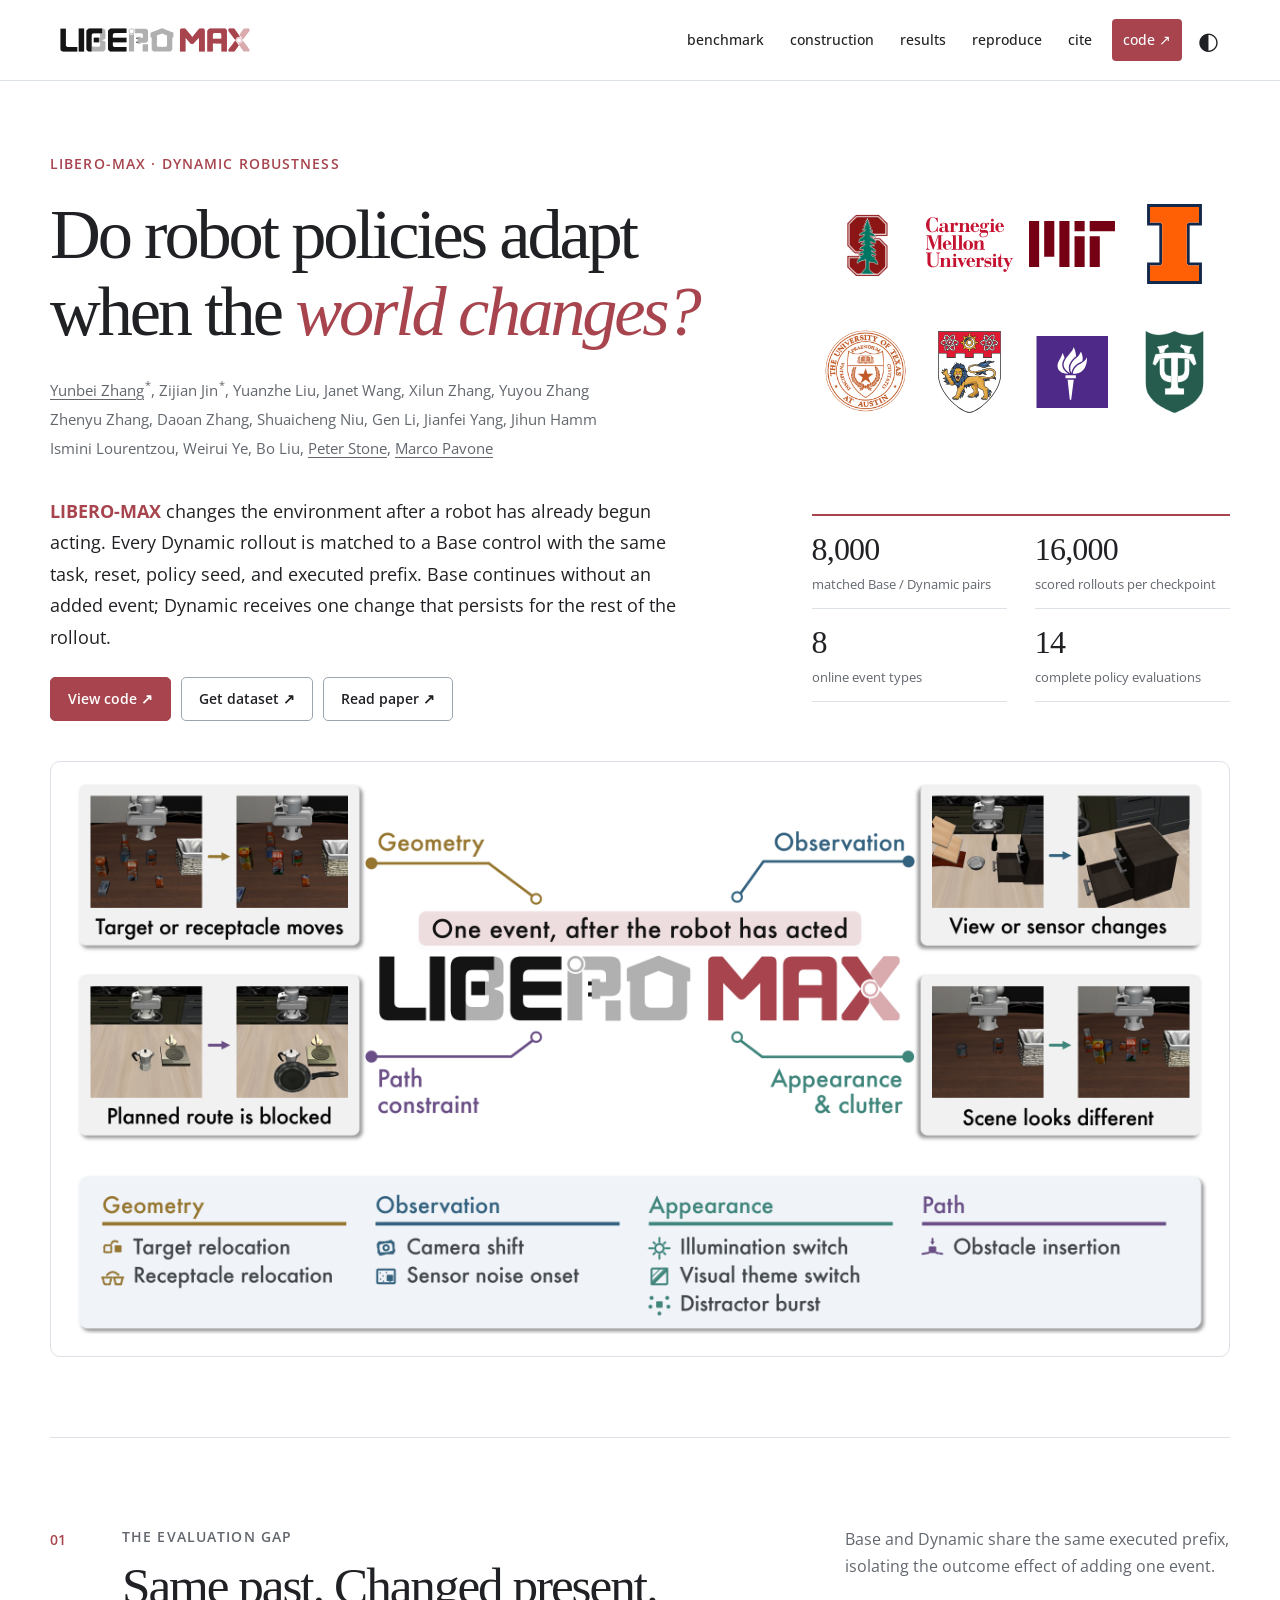
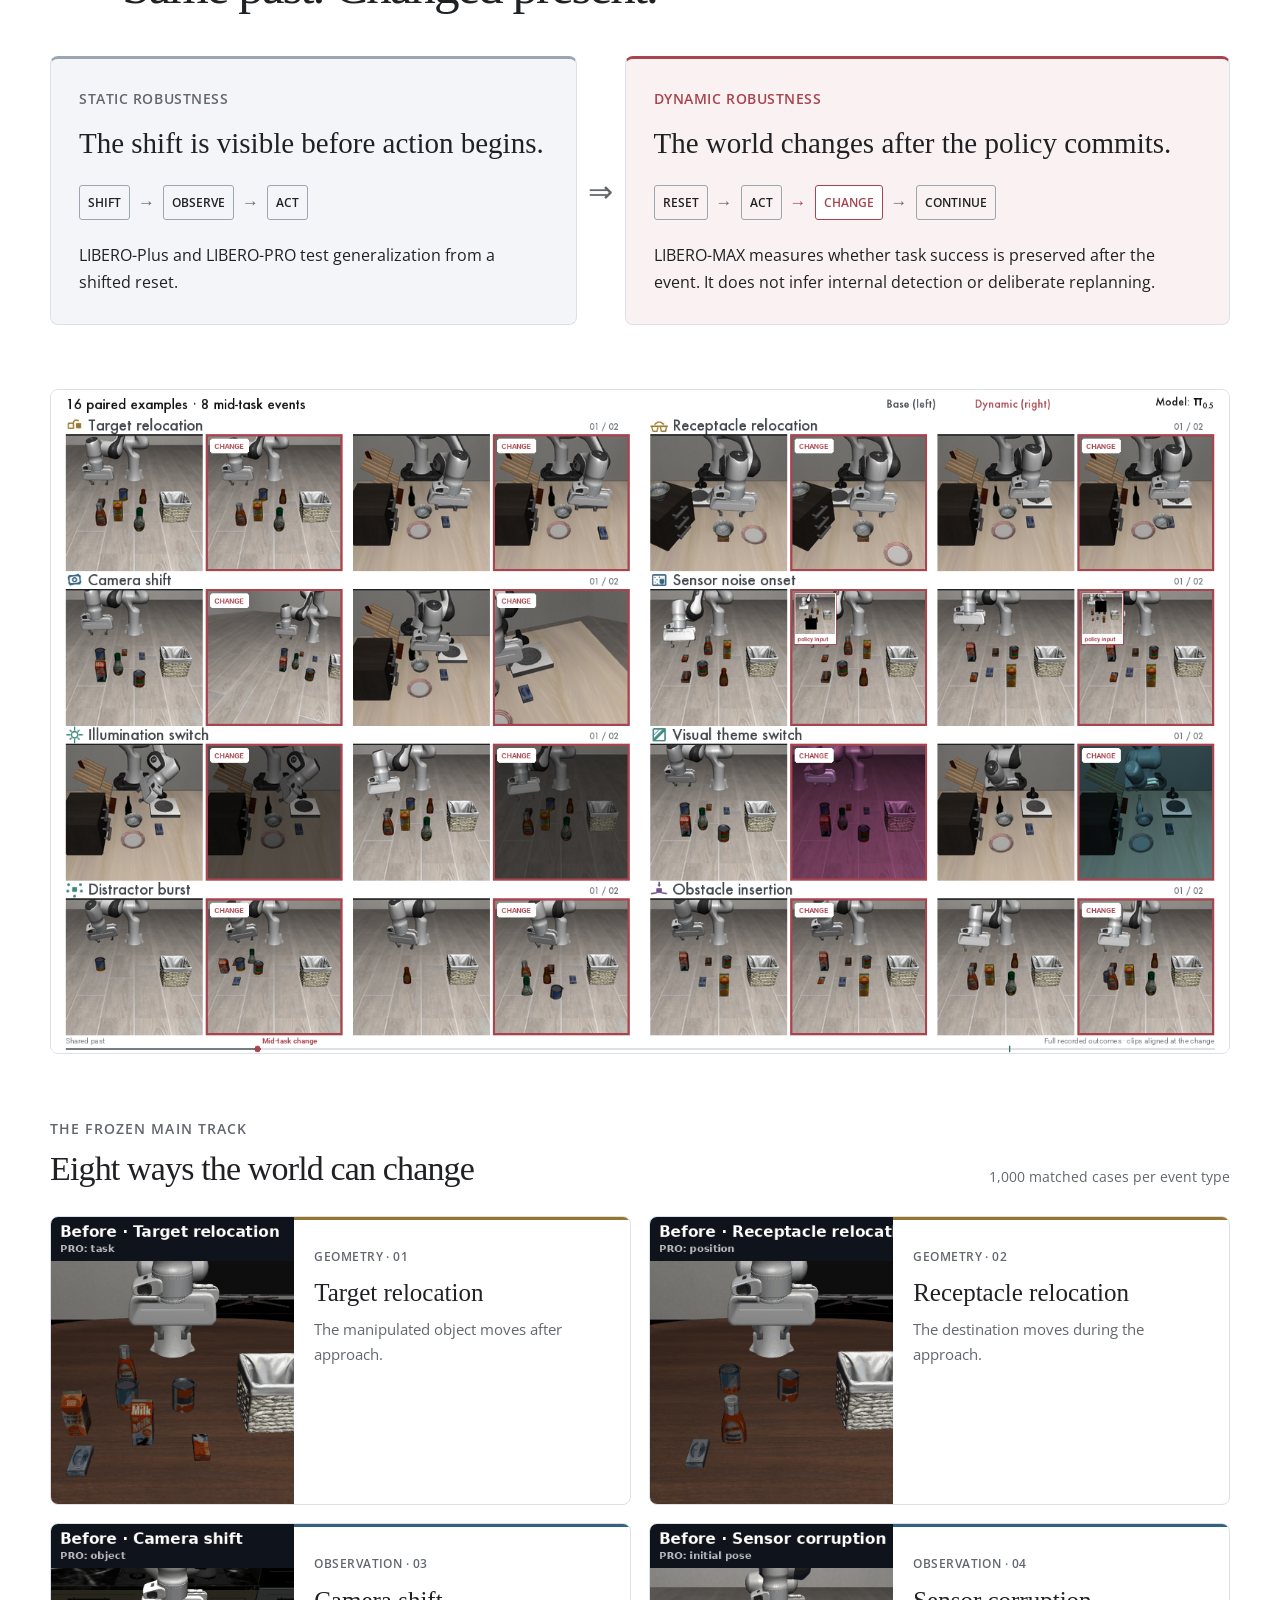
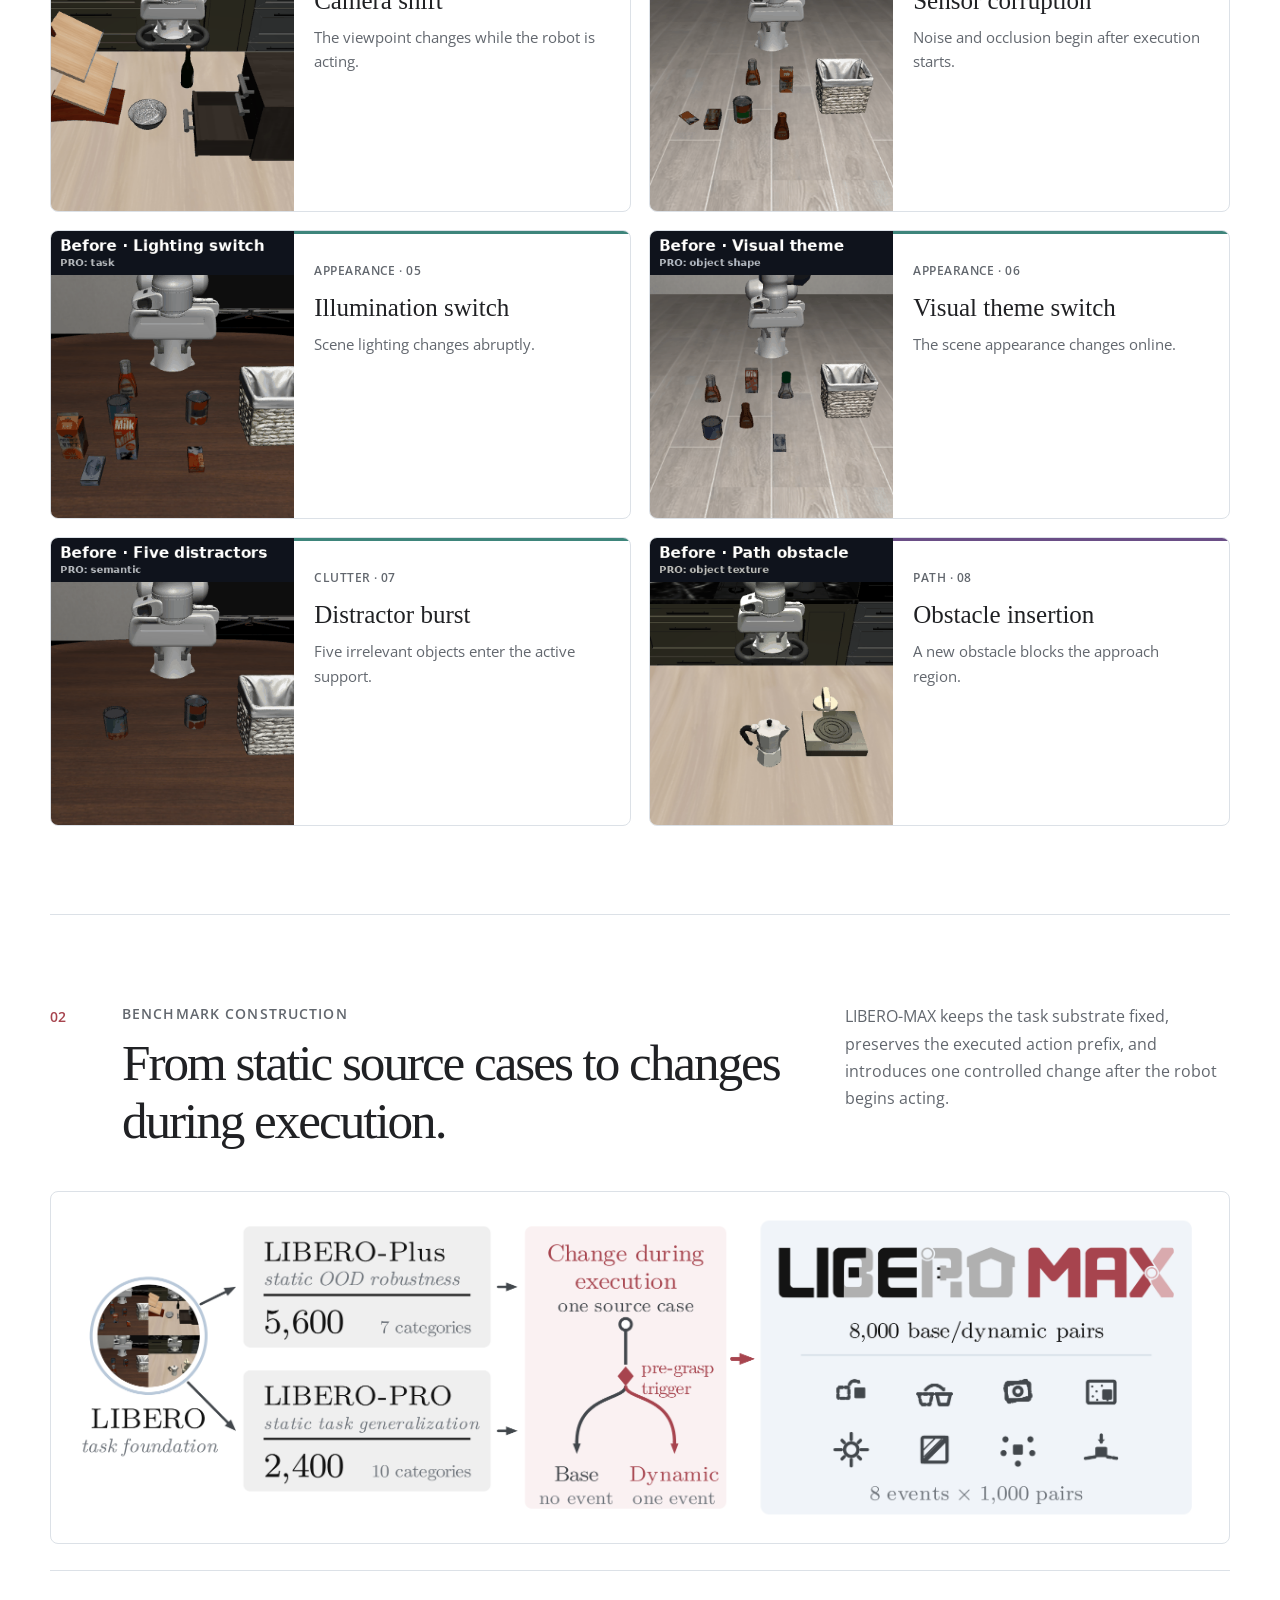
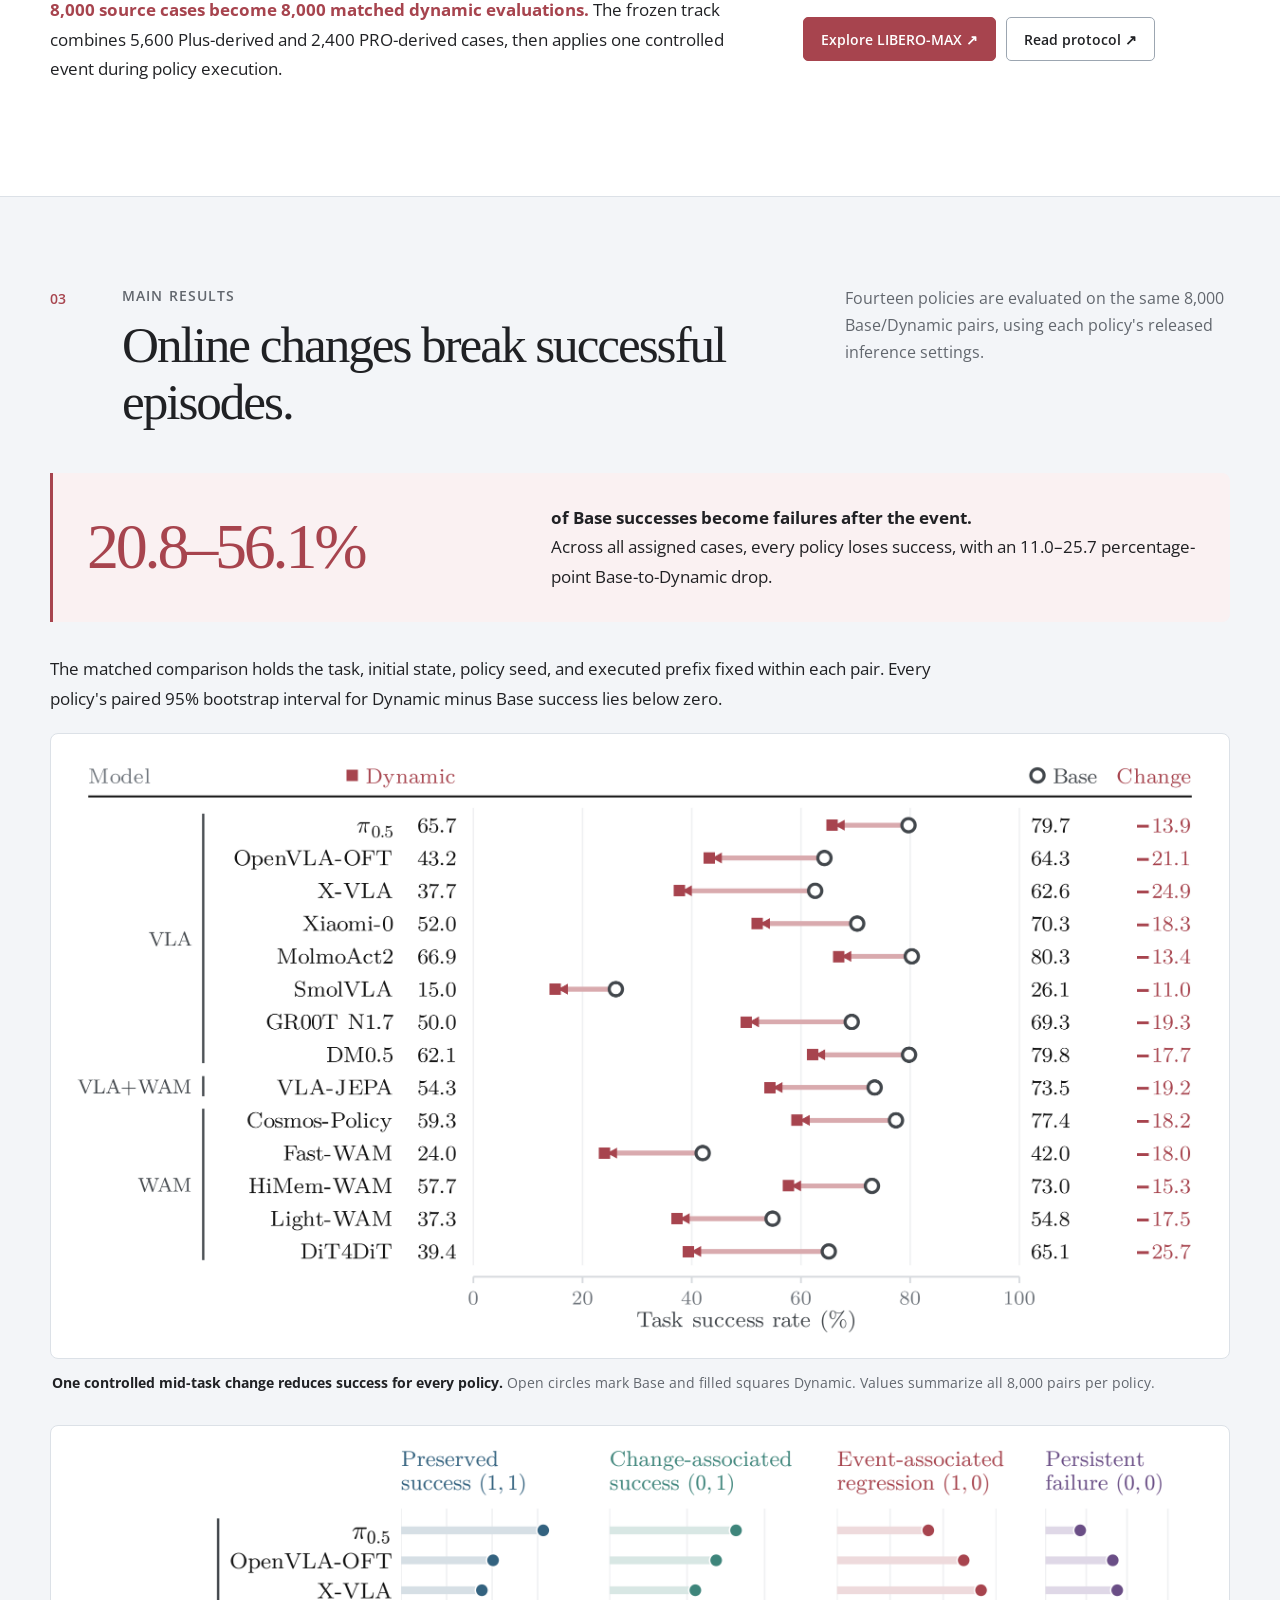
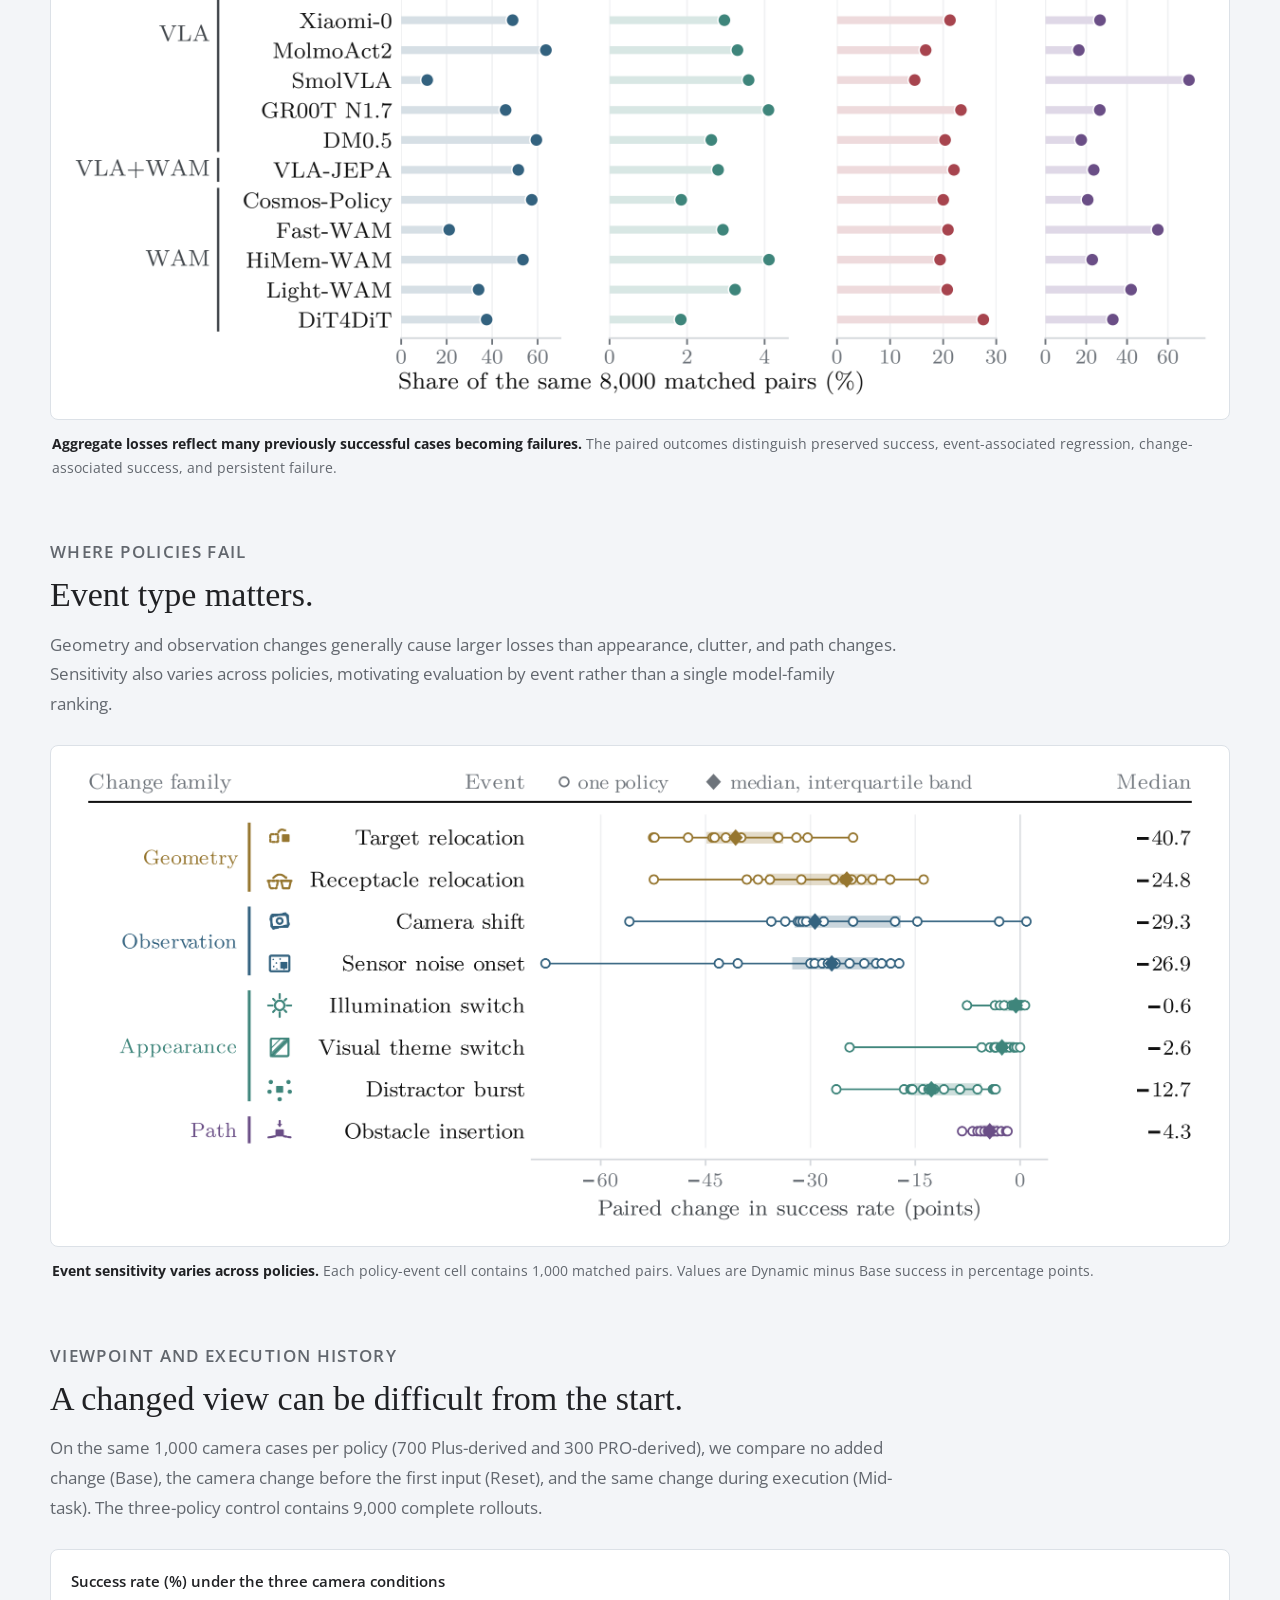
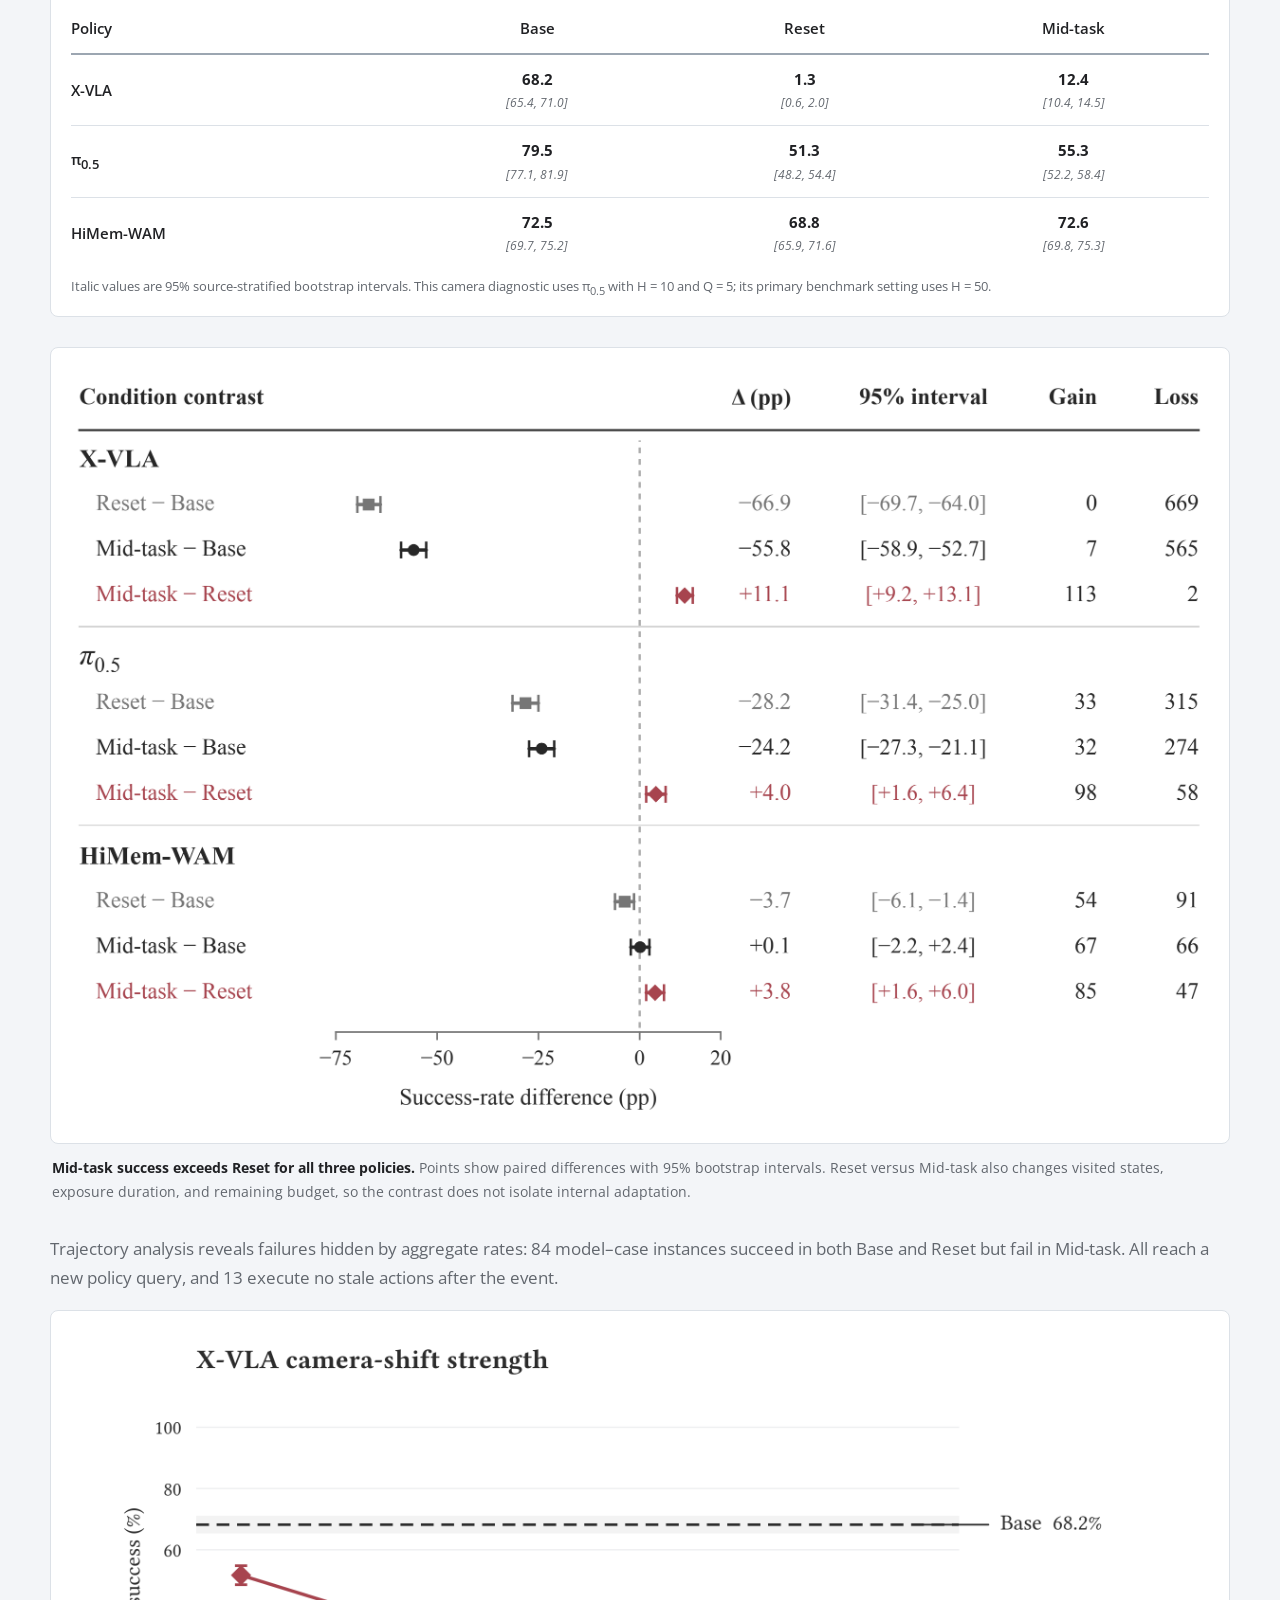
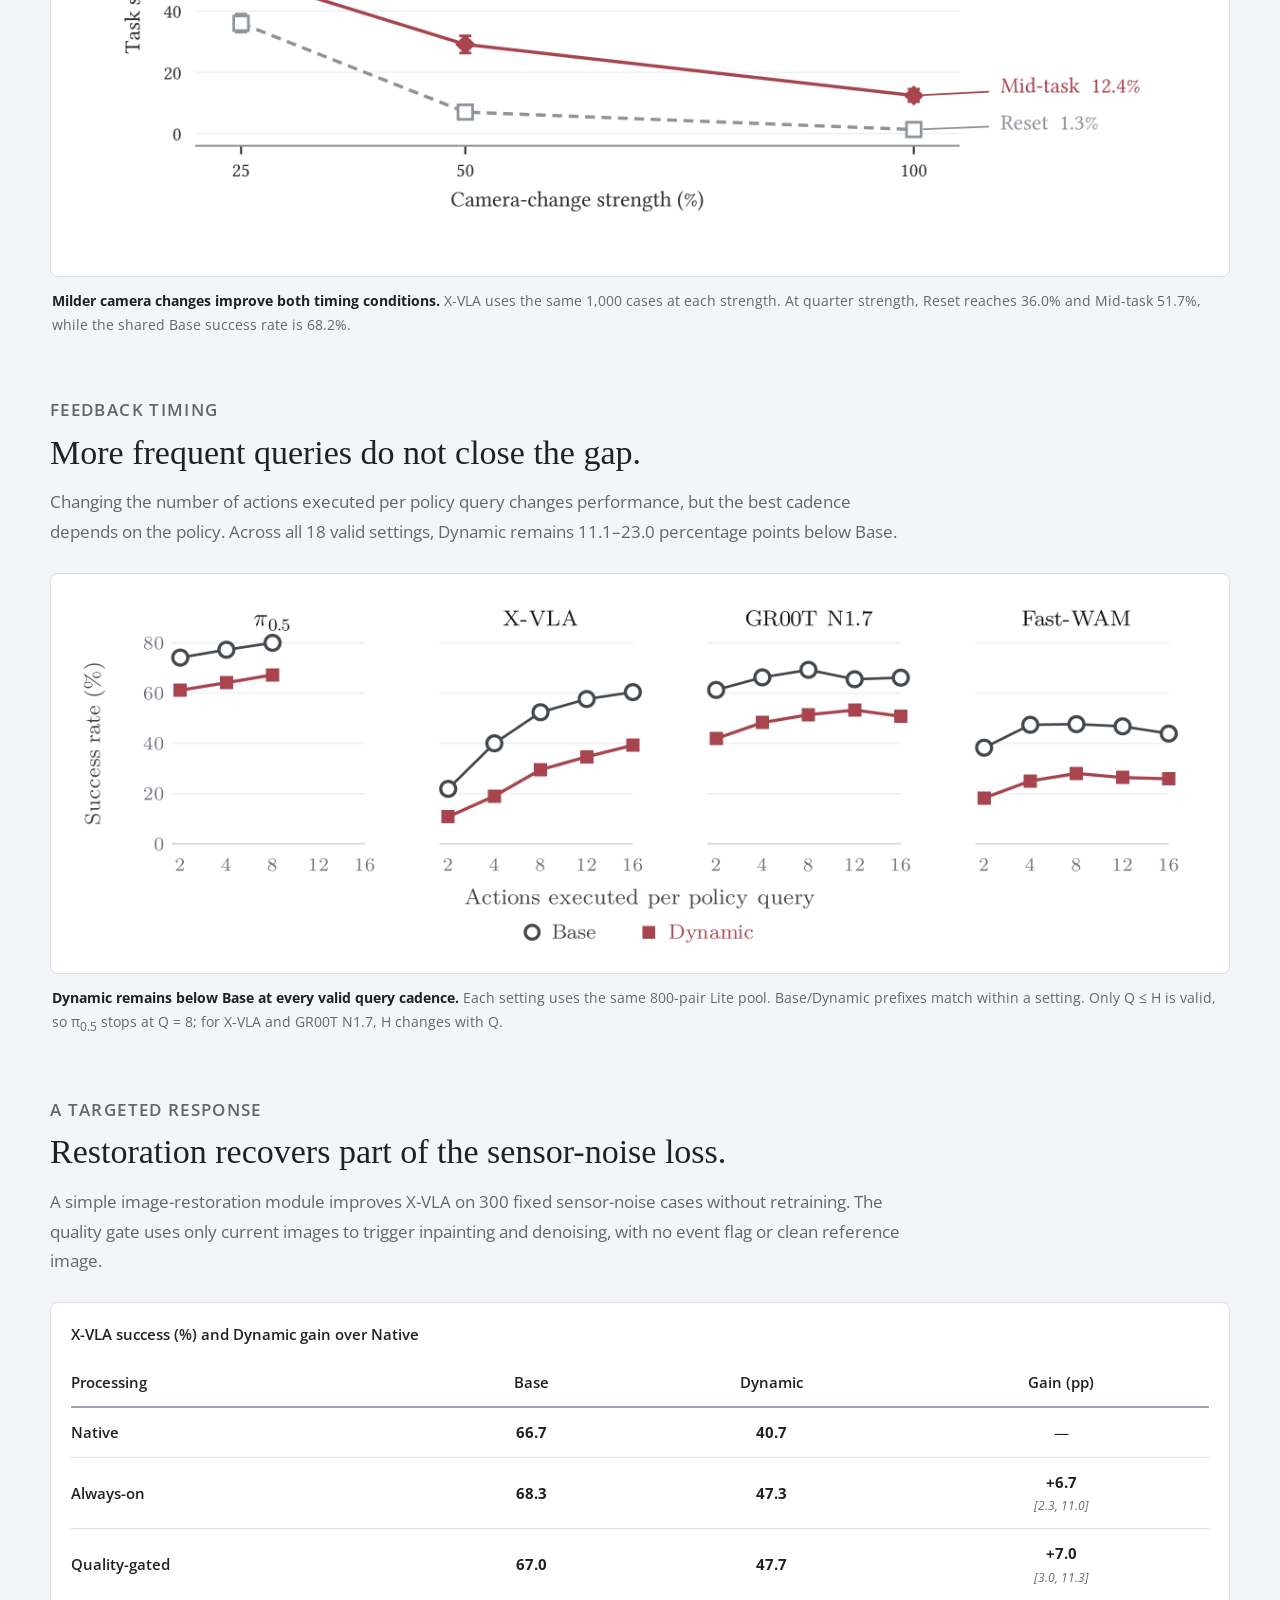
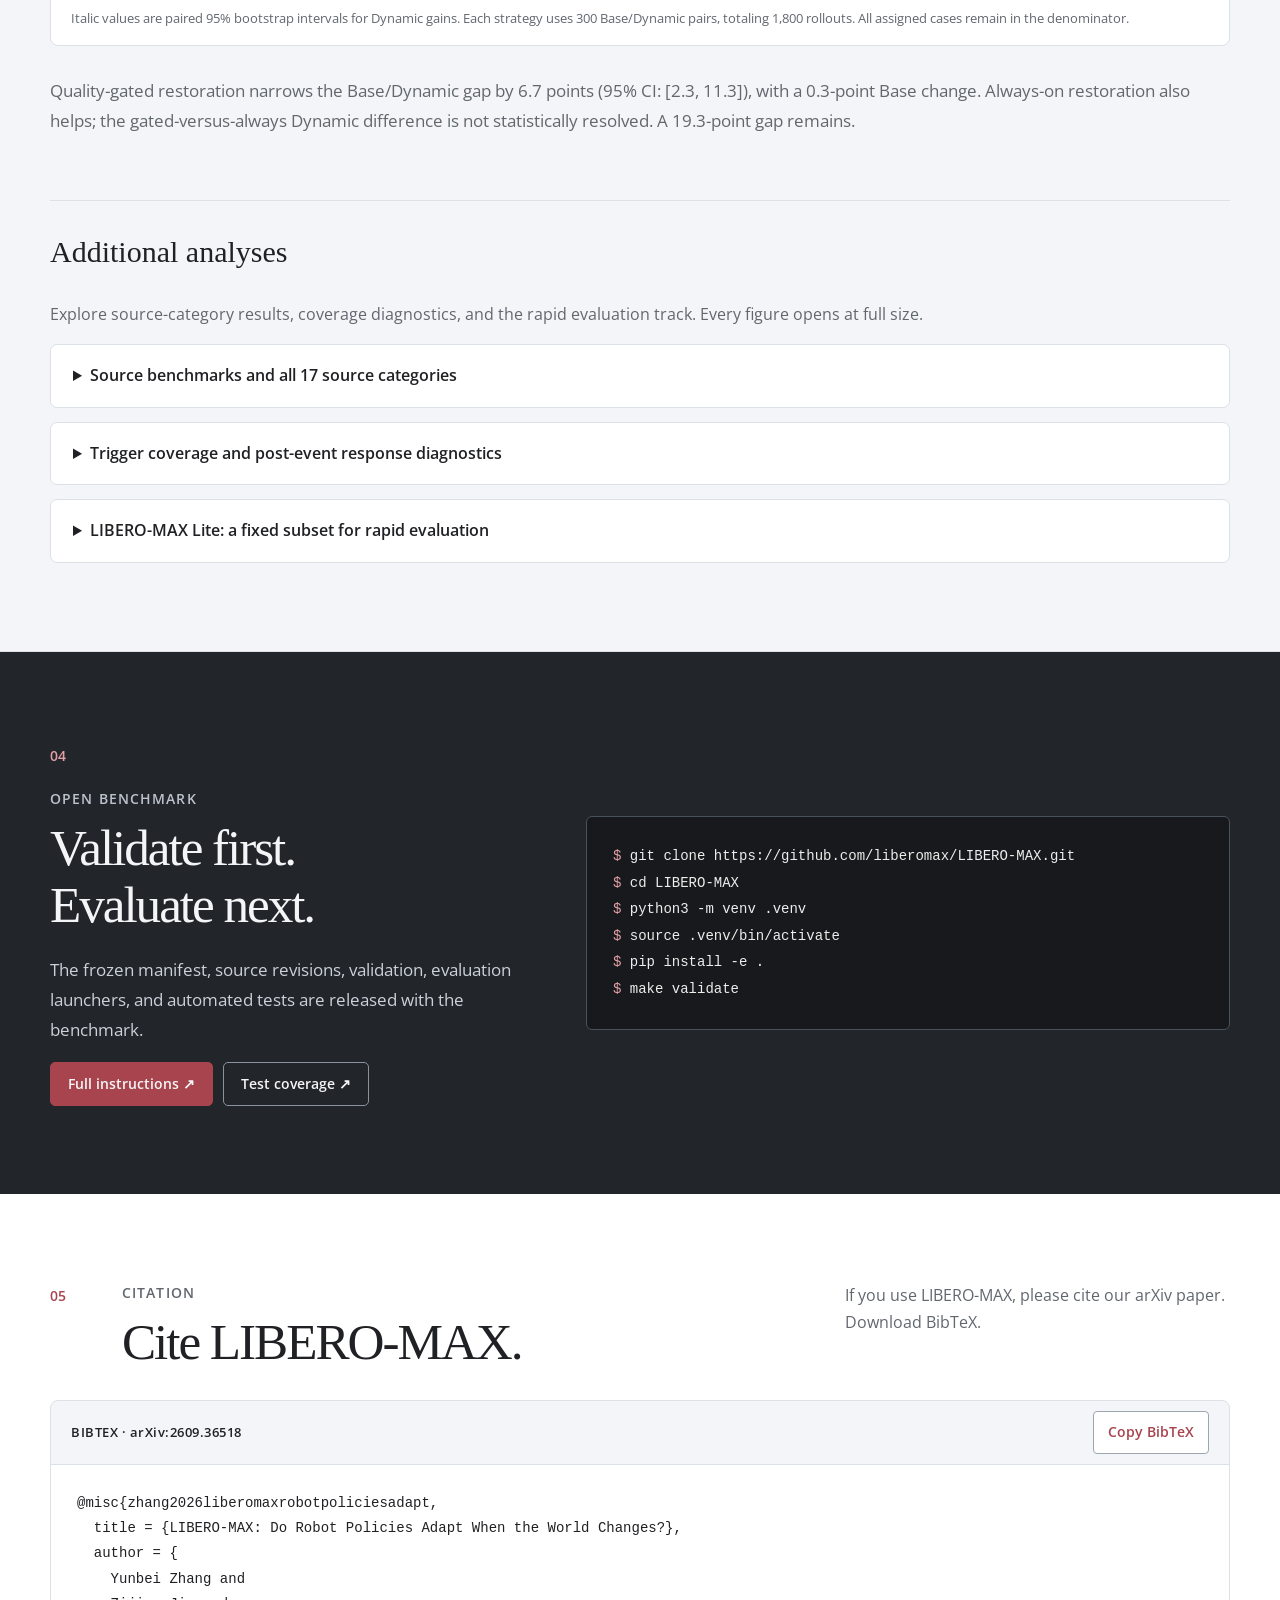
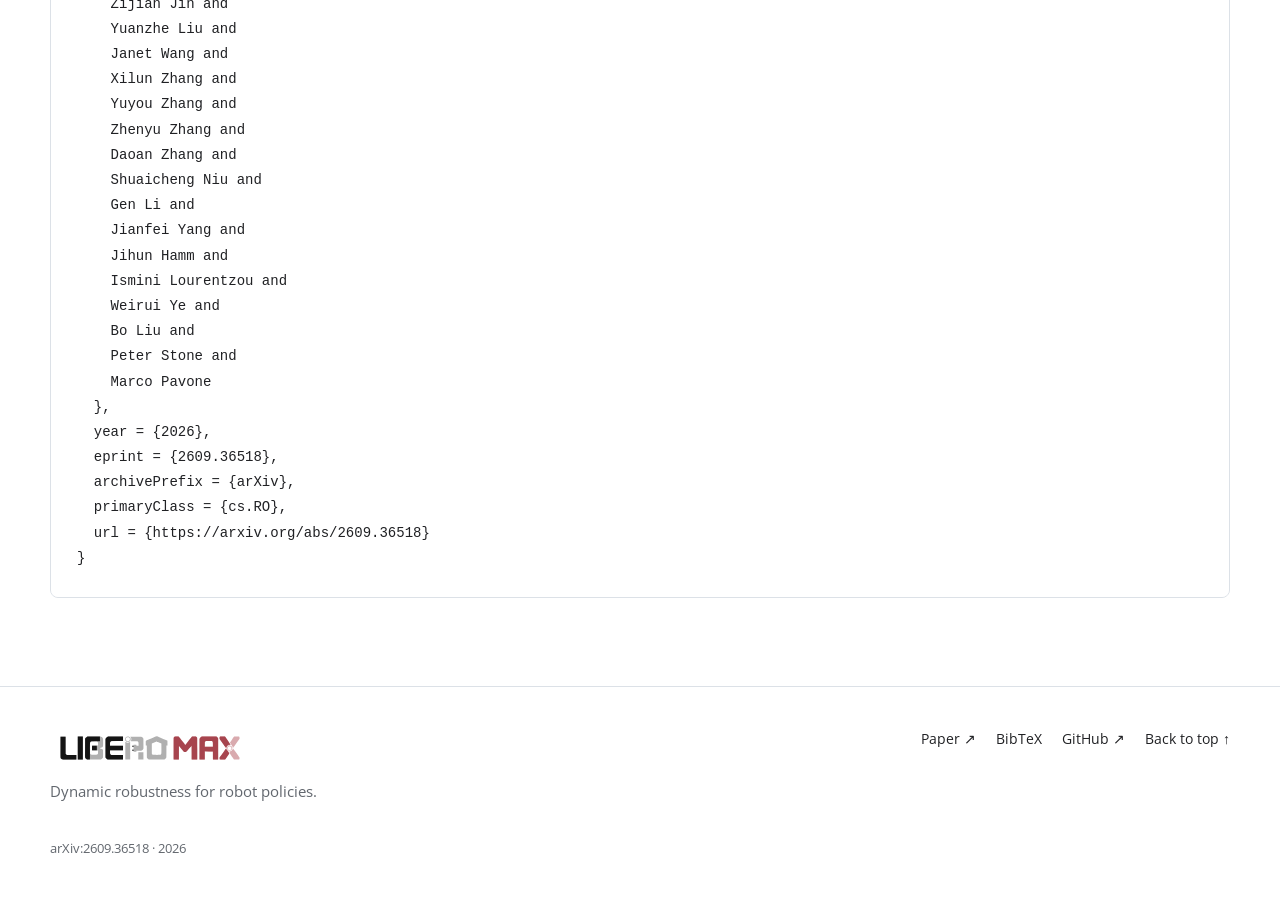
<file: index.html>
<!DOCTYPE html>
<html lang="en">
<head>
  <meta charset="UTF-8">
  <meta name="viewport" content="width=device-width, initial-scale=1">
  <title>LIBERO-MAX</title>
  <meta name="description" content="LIBERO-MAX measures how robot policies respond to controlled changes introduced during task execution.">
  <meta property="og:title" content="LIBERO-MAX: Do Robot Policies Adapt When the World Changes?">
  <meta property="og:description" content="8,000 matched Base and Dynamic pairs, eight online event types, and fourteen robot policies evaluated under changes during execution.">
  <meta property="og:type" content="website">
  <meta property="og:url" content="https://liberomax.github.io/">
  <meta property="og:image" content="https://liberomax.github.io/assets/og.png?v=20260924">
  <meta property="og:image:width" content="1200">
  <meta property="og:image:height" content="630">
  <meta name="twitter:card" content="summary_large_image">
  <link rel="canonical" href="https://liberomax.github.io/">
  <link rel="alternate" type="application/x-bibtex" href="CITATION.bib" title="LIBERO-MAX BibTeX citation">
  <link rel="preconnect" href="https://fonts.googleapis.com">
  <link rel="preconnect" href="https://fonts.gstatic.com" crossorigin>
  <link href="https://fonts.googleapis.com/css2?family=Open+Sans:wght@400;500;600;700&amp;display=swap" rel="stylesheet">
  <style>

:root {
  color-scheme:light;
  --bg:#fff; --fg:#202124; --muted:#62676e; --soft:#f3f5f8;
  --line:#dce1e7; --line-strong:#9ca6b1;
  --accent:#a7444e; --accent-soft:#faf1f2;
  --geometry:#96762f; --observation:#33627f; --appearance:#3e857b; --path:#6a4e86;
  --header:rgba(255,255,255,.96);
  --serif:"Iowan Old Style", "Palatino Linotype", Palatino, Georgia, serif;
  --sans:"Open Sans", -apple-system, BlinkMacSystemFont, "Segoe UI", sans-serif;
  --mono:"SFMono-Regular", Consolas, monospace;
}
html[data-theme="dark"] {
  color-scheme:dark;
  --bg:#17191d; --fg:#f2f3f5; --muted:#b3bac4; --soft:#20242b;
  --line:#373e48; --line-strong:#788593;
  --accent:#e3a1a7; --accent-soft:#312328;
  --geometry:#d2b466; --observation:#8fbed9; --appearance:#83bfb5; --path:#bca2d4;
  --header:rgba(23,25,29,.96);
}
@media(prefers-color-scheme:dark){html:not([data-theme="light"]){
  color-scheme:dark;
  --bg:#17191d; --fg:#f2f3f5; --muted:#b3bac4; --soft:#20242b;
  --line:#373e48; --line-strong:#788593;
  --accent:#e3a1a7; --accent-soft:#312328;
  --geometry:#d2b466; --observation:#8fbed9; --appearance:#83bfb5; --path:#bca2d4;
  --header:rgba(23,25,29,.96);
}}
*,*::before,*::after{box-sizing:border-box}
html{scroll-behavior:smooth;scroll-padding-top:104px}
body{margin:0;background:var(--bg);color:var(--fg);font-family:var(--sans);font-size:17px;line-height:1.75;-webkit-font-smoothing:antialiased}
h1,h2,h3,h4,p{margin-top:0}h1,h2,h3,h4{font-family:var(--serif)}
img{display:block;max-width:100%;height:auto}a{color:inherit;text-decoration:none}
a:focus-visible,button:focus-visible{outline:3px solid var(--accent);outline-offset:5px}
button{font:inherit}a,button{-webkit-tap-highlight-color:transparent}
.shell{width:min(1180px,calc(100% - 64px));margin-inline:auto}
.skip-link{position:fixed;top:-90px;left:20px;z-index:300;padding:10px 16px;color:#fff;background:#a7444e}.skip-link:focus{top:14px}
.site-header{position:sticky;top:0;z-index:100;background:var(--header);border-bottom:1px solid var(--line);backdrop-filter:blur(14px)}
.nav{min-height:80px;display:flex;align-items:center;justify-content:space-between;gap:24px}
.brand,.footer-wordmark{display:inline-flex;padding:9px 10px;background:#fff;border-radius:4px}
.brand img{width:190px}.footer-wordmark img{width:180px}
.nav-links{display:flex;align-items:center;gap:4px;font-size:14px;font-weight:500}
.nav-links a{padding:9px 11px;border-radius:4px}.nav-links a:hover{color:var(--accent);background:var(--accent-soft)}
.nav-links .nav-code{color:#fff;background:#a7444e;margin-left:5px}.nav-links .nav-code:hover{color:#fff;background:#88343d}
.theme-toggle{width:44px;height:44px;padding:0;color:var(--fg);background:transparent;border:1px solid transparent;border-radius:4px;cursor:pointer}.theme-toggle:hover{background:var(--soft);border-color:var(--line)}.theme-glyph{font-size:24px}
.hero-showcase{--hero-aside-width:max(320px,calc(37.5% - 24px));padding:72px 0 80px}
.hero-heading{display:grid;grid-template-columns:minmax(0,1fr) var(--hero-aside-width);gap:24px;align-items:center}
.institution-badges{width:100%;justify-self:center;padding:12px;background:#fff;border-radius:6px}
.institution-grid{display:grid;grid-template-columns:repeat(4,minmax(0,1fr));gap:12px 16px;align-items:center;list-style:none;margin:0;padding:0}
.institution-grid li{display:flex;align-items:center;justify-content:center;min-width:0;height:116px}
.institution-grid img{width:100%;max-width:88px;height:80px;object-fit:contain}
.institution-grid .institution-logo-stanford{max-width:96px;height:96px}
.institution-grid .institution-logo-wide{max-width:96px}
.institution-grid .institution-logo-seal{height:88px}
.institution-grid .institution-logo-tulane{height:96px}
.institution-grid .institution-logo-ntu{max-width:64px;height:82px}
.institution-symbol{display:block;width:100%;max-width:72px;aspect-ratio:1;overflow:hidden}
.institution-symbol img{display:block;width:100%;height:100%;max-width:none;object-fit:cover;object-position:left center}
.authors a{text-decoration:underline;text-underline-offset:3px}.authors a:hover{color:var(--accent)}
.authors sup{position:relative;top:-.1em;margin-left:1px;font-size:.75em;line-height:0;vertical-align:super}
.eyebrow,.section-kicker{font-size:14px;font-weight:600;letter-spacing:.08em;line-height:1.5;text-transform:uppercase;color:var(--muted)}
.hero-showcase .eyebrow{color:var(--accent);margin-bottom:22px}
h1{max-width:1040px;font-size:clamp(40px,5.5vw,76px);font-weight:500;line-height:1.1;letter-spacing:-.045em;margin-bottom:0}
h1 em{color:var(--accent);font-weight:inherit}
.hero-support{display:grid;grid-template-columns:minmax(0,1fr) var(--hero-aside-width);gap:64px;padding-top:32px;align-items:center}
.hero-summary{max-width:650px;font-size:18px;line-height:1.75;margin-bottom:24px}.hero-summary strong{color:var(--accent)}
.hero-actions{display:flex;flex-wrap:wrap;gap:10px}
.button{display:inline-flex;align-items:center;justify-content:center;min-height:44px;padding:10px 17px;border:1px solid var(--line-strong);border-radius:5px;font-size:14px;font-weight:600;line-height:1.4}
.button:hover{color:var(--accent);background:var(--accent-soft);border-color:var(--accent)}
.button-primary{color:#fff;background:#a7444e;border-color:#a7444e}.button-primary:hover{color:#fff;background:#88343d;border-color:#88343d}
.button-muted{color:var(--muted);border-color:var(--line);font-weight:400}
.hero-metrics{display:grid;grid-template-columns:1fr 1fr;gap:0 28px;border-top:2px solid var(--accent)}
.metric{padding:14px 0;border-bottom:1px solid var(--line)}.metric-value{font-family:var(--serif);font-size:32px;line-height:1.2;letter-spacing:-.025em}.metric-label{display:block;color:var(--muted);font-size:13px;line-height:1.55;margin-top:5px}
.hero-artwork{margin:40px 0 0;padding:22px;border:1px solid var(--line);border-radius:10px;background:#fff}.hero-artwork a,.figure-frame a{display:block}.hero-artwork img{width:100%}
.section{padding:88px 0;border-top:1px solid var(--line)}
.section-head{display:grid;grid-template-columns:48px minmax(0,1fr) minmax(230px,.55fr);gap:24px;align-items:start;margin-bottom:42px}
.section-index{color:var(--accent);font-size:14px;font-weight:600;padding-top:2px}.section-kicker{margin-bottom:10px}
.section-head h2,.reproduce-grid h2{margin-bottom:0;font-size:clamp(34px,4vw,52px);font-weight:500;line-height:1.12;letter-spacing:-.04em}
.section-note{margin:0;color:var(--muted);font-size:16px;line-height:1.7}
.comparison{display:grid;grid-template-columns:minmax(0,1fr) 48px minmax(0,1.15fr);align-items:stretch;margin-bottom:64px}
.comparison-panel{padding:28px;border:1px solid var(--line);border-radius:8px}.static-panel{border-top:3px solid var(--line-strong);background:var(--soft)}.dynamic-panel{border-top:3px solid var(--accent);background:var(--accent-soft)}
.panel-label{color:var(--muted);font-size:14px;font-weight:600;letter-spacing:.04em}.dynamic-panel .panel-label{color:var(--accent)}
.comparison-panel h3{margin-bottom:24px;font-size:29px;font-weight:500;line-height:1.2}.comparison-panel>p:last-child{margin:22px 0 0;font-size:16px;line-height:1.7}
.comparison-arrow{display:grid;place-items:center;color:var(--muted);font-size:30px}
.timeline{display:flex;flex-wrap:wrap;align-items:center;gap:8px}.timeline-step{padding:6px 8px;border:1px solid var(--line-strong);border-radius:3px;font-size:12px;font-weight:600;text-transform:uppercase}.timeline-arrow{color:var(--muted)}.event-arrow,.active-red{color:var(--accent)}.active-red{border-color:var(--accent);background:var(--bg)}
.paired-demo{margin:0 0 64px;overflow:hidden;border:1px solid var(--line);border-radius:8px;background:#fff}
.paired-demo video{display:block;width:100%;height:auto;aspect-ratio:16/9}
@media(max-width:720px){.paired-demo{margin-bottom:48px;border-radius:6px}}
.event-heading{display:flex;justify-content:space-between;align-items:end;gap:24px;margin-bottom:26px}.event-heading h3{font-size:34px;font-weight:500;line-height:1.2;letter-spacing:-.025em;margin-bottom:0}.event-heading>p{color:var(--muted);font-size:14px;margin:0}
.event-grid{display:grid;grid-template-columns:repeat(2,minmax(0,1fr));gap:18px}
.event-card{display:grid;grid-template-columns:42% 58%;overflow:hidden;border:1px solid var(--line);border-radius:8px;background:var(--bg)}.event-card img{width:100%;height:100%;min-height:190px;object-fit:cover}
.event-copy{padding:20px;border-top:3px solid var(--line-strong)}.event-copy span{color:var(--muted);font-size:12px;font-weight:600;letter-spacing:.04em}.event-copy h4{font-size:25px;font-weight:500;line-height:1.16;margin:9px 0 10px}.event-copy p{margin:0;color:var(--muted);font-size:15px;line-height:1.65}
.family-geometry .event-copy{border-top-color:var(--geometry)}.family-observation .event-copy{border-top-color:var(--observation)}.family-appearance .event-copy{border-top-color:var(--appearance)}.family-path .event-copy{border-top-color:var(--path)}
.results-section{background:var(--soft)}
.finding-band{display:grid;grid-template-columns:minmax(350px,.8fr) minmax(0,1.2fr);gap:34px;align-items:center;padding:30px 34px;background:var(--accent-soft);border-left:3px solid var(--accent);border-radius:0 8px 8px 0}
.finding-range{font-family:var(--serif);color:var(--accent);font-size:clamp(44px,5vw,68px);line-height:1.1;letter-spacing:-.05em;white-space:nowrap}.finding-band p{margin:0;font-size:17px;line-height:1.75}
.result-summary{max-width:900px;font-size:17px;margin:32px 0 20px}
.figure-frame{overflow:hidden;padding:20px;background:#fff;border:1px solid var(--line);border-radius:8px}.figure-frame img{width:100%}.figure-frame a:focus-visible,.hero-artwork a:focus-visible{outline-offset:-2px}
.result-figure{margin-bottom:56px}.analysis-block>div:first-child{max-width:780px;margin-bottom:26px}.analysis-block h3{margin-bottom:14px;font-size:34px;font-weight:500;line-height:1.2}.analysis-block p{color:var(--muted);font-size:17px}
.construction-summary{display:grid;grid-template-columns:minmax(0,1fr) minmax(220px,.6fr);gap:40px;align-items:center;margin-top:26px;padding:24px 0;border-top:1px solid var(--line)}.construction-summary p{margin:0;font-size:17px}.construction-summary strong{color:var(--accent)}
.reproduce-section{color:#f4f5f6;background:#22252a}.reproduce-grid{display:grid;grid-template-columns:minmax(0,.85fr) minmax(0,1.15fr);gap:60px;align-items:center}.reproduce-grid .section-index{color:#e3a1a7}.reproduce-grid .section-kicker{color:#bcc3cc;margin-top:18px}.reproduce-grid p{max-width:500px;color:#cbd1d9}.reproduce-grid h2{margin-bottom:22px}.reproduce-grid .button{border-color:#89939f;color:#f4f5f6}.reproduce-grid .button:hover{background:#353039;color:#fff;border-color:#e3a1a7}.reproduce-grid .button-primary{border-color:#a7444e}
pre{overflow-x:auto;margin:0;padding:26px;color:#ededeb;background:#17191d;border:1px solid #49515d;border-radius:6px;font-family:var(--mono);font-size:14px;line-height:1.9}pre code{font:inherit}pre span{color:#e3a1a7}
.citation-section{border-top:0}.citation-head{margin-bottom:30px}.citation-card{border:1px solid var(--line);border-radius:8px;overflow:hidden;background:var(--soft)}.citation-toolbar{display:flex;align-items:center;justify-content:space-between;gap:24px;min-height:64px;padding:10px 20px;border-bottom:1px solid var(--line);font-size:13px;font-weight:600;letter-spacing:.04em}.copy-bibtex{min-height:40px;padding:8px 14px;color:var(--accent);background:var(--bg);border:1px solid var(--line-strong);border-radius:4px;font-size:14px;cursor:pointer}.copy-bibtex:hover{background:var(--accent-soft);border-color:var(--accent)}.citation-card pre{color:var(--fg);background:var(--bg);border:0;border-radius:0;font-size:14px;line-height:1.8}
footer{padding:40px 0;border-top:1px solid var(--line)}.footer-grid{display:grid;grid-template-columns:1fr auto;gap:24px;align-items:start}.footer-grid p{margin:9px 0 0;color:var(--muted);font-size:15px}.footer-links{display:flex;flex-wrap:wrap;gap:20px;font-size:14px}.footer-links a:hover{color:var(--accent)}.footer-note{grid-column:1/-1;font-size:13px!important}
@media(min-width:981px) and (max-width:1150px){.authors .author-row{white-space:normal}}
@media(max-width:980px){
  .hero-heading{grid-template-columns:1fr;gap:28px}.institution-badges{width:100%;padding:12px}.institution-grid{gap:12px 16px}
  .nav-links a:not(.nav-code){display:none}.hero-support{grid-template-columns:1fr;gap:28px}.hero-metrics{grid-template-columns:repeat(4,1fr)}
  .section-head{grid-template-columns:44px minmax(0,1fr)}.section-note{grid-column:2}.comparison{grid-template-columns:1fr}.comparison-arrow{min-height:44px;transform:rotate(90deg)}
  .construction-summary,.reproduce-grid{grid-template-columns:1fr}.reproduce-grid{gap:32px}.event-copy{padding:17px}
}
@media(max-width:720px){
  .shell{width:calc(100% - 36px)}.nav{min-height:70px;gap:10px}.brand{padding-inline:4px}.brand img{width:170px}.nav-links{gap:0}.nav-links a{padding:9px}
  .hero-showcase{padding:44px 0 56px}h1{font-size:clamp(36px,7.7vw,52px)}.hero-support{padding-top:26px}.hero-summary{font-size:17px}.hero-metrics{grid-template-columns:1fr 1fr;gap:0 22px}.metric-value{font-size:31px}
  .hero-artwork{padding:8px;margin-top:28px;border-radius:6px}.section{padding:58px 0}.section-head{grid-template-columns:1fr;gap:12px;margin-bottom:28px}.section-note{grid-column:auto}.section-index{padding:0}.section-head h2{font-size:38px}
  .comparison{margin-bottom:48px}.comparison-panel{padding:22px}.comparison-panel h3{font-size:27px}.event-heading{align-items:start;flex-direction:column;gap:16px}.event-grid{grid-template-columns:1fr}.event-heading h3{font-size:31px}
  .finding-band{grid-template-columns:1fr;gap:18px;padding:24px}.finding-range{font-size:54px}.figure-frame{padding:8px;border-radius:5px}.result-figure{margin-bottom:40px}.analysis-block h3{font-size:31px}.construction-summary{gap:24px}
  .footer-grid{grid-template-columns:1fr}.footer-note{grid-column:auto}pre{padding:20px;font-size:13px}.citation-toolbar{padding:12px;gap:12px;letter-spacing:0}
}
@media(max-width:430px){.nav-links .nav-code{display:none}.hero-actions{gap:8px}.button{padding:10px 12px}.event-card{grid-template-columns:40% 60%}.event-card img{min-height:210px}.event-copy h4{font-size:23px}.event-copy{padding:15px}.event-copy span{font-size:12px}.citation-toolbar{align-items:flex-start;flex-direction:column}.copy-bibtex{width:100%}}
@media(prefers-reduced-motion:reduce){html{scroll-behavior:auto}}

.authors{max-width:1080px;margin:25px 0 0;color:var(--muted);font-size:15px;line-height:1.95}.authors span{white-space:nowrap}.authors .author-row{display:block}
.result-figure,.analysis-block figure,.additional-results figure{margin:0 0 30px}.analysis-block{margin-top:60px}.analysis-block>div:first-child{max-width:850px}.analysis-block:last-child{margin-bottom:0}
figcaption{color:var(--muted);font-size:14px;line-height:1.7;margin:12px 2px 0}figcaption strong{color:var(--fg)}
.table-wrap{overflow-x:auto;margin:24px 0 30px;padding:4px 20px 16px;border:1px solid var(--line);border-radius:8px;background:var(--bg)}
.result-table{width:100%;border-collapse:collapse;font-size:15px;line-height:1.5;font-variant-numeric:tabular-nums}.result-table caption{text-align:left;font-weight:600;color:var(--fg);padding:16px 0 12px}.result-table th,.result-table td{padding:13px 12px;text-align:center;border-bottom:1px solid var(--line);vertical-align:middle}.result-table th:first-child,.result-table td:first-child{text-align:left;padding-left:0}.result-table th{font-weight:600}.result-table thead{border-bottom:2px solid var(--line-strong)}.result-table tbody tr:last-child>*{border-bottom:0}.result-table td strong{font-weight:700}.result-table td em{display:block;font-size:12px;white-space:nowrap;color:var(--muted);margin-top:4px}.table-note,.analysis-block .table-note{margin:8px 0 0;font-size:13px;line-height:1.65;color:var(--muted)}
.additional-results{margin-top:64px;padding-top:32px;border-top:1px solid var(--line)}.additional-results>h3{font-size:30px;font-weight:500;line-height:1.25}.additional-results>p{color:var(--muted);font-size:16px}.additional-results details{border:1px solid var(--line);border-radius:7px;margin-top:14px;background:var(--bg)}.additional-results summary{cursor:pointer;padding:18px 22px;font-weight:600;font-size:16px;line-height:1.6}.additional-results summary:hover{color:var(--accent)}.additional-results summary:focus-visible{outline:3px solid var(--accent);outline-offset:2px}.additional-results details[open] summary{border-bottom:1px solid var(--line);color:var(--accent)}.detail-content{padding:24px}.detail-content>p{color:var(--muted);font-size:16px}.detail-content figure:last-child{margin-bottom:0}
@media(max-width:720px){.authors{font-size:14px;line-height:1.9;margin-top:23px}.authors .author-row{white-space:normal}.analysis-block{margin-top:44px}.table-wrap{padding:2px 12px 12px}.result-table{font-size:13px}.result-table th,.result-table td{padding:11px 9px}.result-table td em{font-size:11px}.detail-content{padding:14px}.additional-results summary{padding:16px;font-size:15px}.additional-results{margin-top:46px}figcaption{font-size:13px}}
  </style>
  <script>
    try {
      const savedTheme = localStorage.getItem("libero-max-theme");
      if (savedTheme === "light" || savedTheme === "dark") document.documentElement.dataset.theme = savedTheme;
    } catch (error) { /* Use the system theme when storage is unavailable. */ }
  </script>
</head>
<body>
  <a class="skip-link" href="#main">Skip to content</a>
  <header class="site-header">
    <div class="shell nav">
      <a class="brand" href="#top" aria-label="LIBERO-MAX home"><img src="assets/brand/liberomax_wordmark.svg?v=20260924" width="190" height="25" alt="LIBERO-MAX"></a>
      <nav class="nav-links" aria-label="Main navigation">
        <a href="#benchmark">benchmark</a><a href="#lineage">construction</a><a href="#results">results</a><a href="#reproduce">reproduce</a><a href="#citation">cite</a>
        <a class="nav-code" href="https://github.com/liberomax/LIBERO-MAX" target="_blank" rel="noreferrer">code ↗</a>
        <button class="theme-toggle" type="button" aria-label="Toggle color theme" title="Toggle color theme"><span class="theme-glyph" aria-hidden="true">◐</span></button>
      </nav>
    </div>
  </header>

  <main id="main">
    <section class="hero hero-showcase shell" id="top">
      <div class="hero-heading">
        <div class="hero-intro">
          <p class="eyebrow">LIBERO-MAX · DYNAMIC ROBUSTNESS</p>
          <h1>Do robot policies adapt<br>when the <em>world changes?</em></h1>
          <p class="authors" aria-label="Authors">
            <span class="author-row"><span><a href="https://yunbeizhang.github.io/" target="_blank" rel="noreferrer">Yunbei Zhang</a><sup>*</sup></span>, <span>Zijian Jin<sup>*</sup></span>, <span>Yuanzhe Liu</span>, <span>Janet Wang</span>, <span>Xilun Zhang</span>, <span>Yuyou Zhang</span></span>
            <span class="author-row"><span>Zhenyu Zhang</span>, <span>Daoan Zhang</span>, <span>Shuaicheng Niu</span>, <span>Gen Li</span>, <span>Jianfei Yang</span>, <span>Jihun Hamm</span></span>
            <span class="author-row"><span>Ismini Lourentzou</span>, <span>Weirui Ye</span>, <span>Bo Liu</span>, <span><a href="https://www.cs.utexas.edu/~pstone/" target="_blank" rel="noreferrer">Peter Stone</a></span>, <span><a href="https://stanford.edu/~pavone/" target="_blank" rel="noreferrer">Marco Pavone</a></span></span>
          </p>
        </div>
        <aside class="institution-badges" aria-label="Selected author affiliations">
          <ul class="institution-grid">
            <li><img class="institution-logo-stanford" src="assets/institutions/stanford.png" width="96" height="96" alt="Stanford University"></li>
            <li><img class="institution-logo-wide" src="assets/institutions/cmu-red.svg" width="96" height="80" alt="Carnegie Mellon University"></li>
            <li><img class="institution-logo-wide" src="assets/institutions/mit.svg" width="96" height="80" alt="Massachusetts Institute of Technology"></li>
            <li><img src="assets/institutions/uiuc.svg" width="88" height="80" alt="University of Illinois Urbana-Champaign"></li>
            <li><img class="institution-logo-seal" src="assets/institutions/ut-austin.png" width="88" height="88" alt="The University of Texas at Austin"></li>
            <li><img class="institution-logo-ntu" src="assets/institutions/ntu-crest.svg" width="110" height="142" alt="Nanyang Technological University, Singapore"></li>
            <li><span class="institution-symbol"><img src="assets/institutions/nyu.svg" width="106" height="36" alt="New York University"></span></li>
            <li><img class="institution-logo-tulane" src="assets/institutions/tulane.png" width="88" height="96" alt="Tulane University"></li>
          </ul>
        </aside>
      </div>
      <div class="hero-support">
        <div class="hero-copy">
          <p class="hero-summary"><strong>LIBERO-MAX</strong> changes the environment after a robot has already begun acting. Every Dynamic rollout is matched to a Base control with the same task, reset, policy seed, and executed prefix. Base continues without an added event; Dynamic receives one change that persists for the rest of the rollout.</p>
          <div class="hero-actions" aria-label="Project links">
            <a class="button button-primary" href="https://github.com/liberomax/LIBERO-MAX" target="_blank" rel="noreferrer">View code ↗</a>
            <a class="button" href="https://github.com/liberomax/LIBERO-MAX/tree/main/benchmark/max8000" target="_blank" rel="noreferrer">Get dataset ↗</a>
            <a class="button" href="https://arxiv.org/abs/2609.36518" target="_blank" rel="noreferrer">Read paper ↗</a>
          </div>
        </div>
        <aside class="hero-metrics" aria-label="Benchmark scale">
          <div class="metric"><span class="metric-value">8,000</span><span class="metric-label">matched Base / Dynamic pairs</span></div>
          <div class="metric"><span class="metric-value">16,000</span><span class="metric-label">scored rollouts per checkpoint</span></div>
          <div class="metric"><span class="metric-value">8</span><span class="metric-label">online event types</span></div>
          <div class="metric"><span class="metric-value">14</span><span class="metric-label">complete policy evaluations</span></div>
        </aside>
      </div>
      <figure class="hero-artwork">
        <a href="assets/figures/benchmark_overview.png?v=20260924" target="_blank" rel="noreferrer" aria-label="Open the benchmark overview at full size">
          <img width="2400" height="1164" src="assets/figures/benchmark_overview.png?v=20260924" alt="LIBERO-MAX introduces one event during execution and compares a no-event Base rollout with a Dynamic rollout sharing the same executed prefix">
        </a>
      </figure>
    </section>

    <section class="section shell" id="benchmark">
      <div class="section-head">
        <span class="section-index">01</span>
        <div><p class="section-kicker">the evaluation gap</p><h2>Same past. Changed present.</h2></div>
        <p class="section-note">Base and Dynamic share the same executed prefix, isolating the outcome effect of adding one event.</p>
      </div>
      <div class="comparison">
        <article class="comparison-panel static-panel">
          <p class="panel-label">STATIC ROBUSTNESS</p><h3>The shift is visible before action begins.</h3>
          <div class="timeline" aria-label="Static robustness timeline"><span class="timeline-step active-purple">shift</span><span class="timeline-arrow">→</span><span class="timeline-step">observe</span><span class="timeline-arrow">→</span><span class="timeline-step">act</span></div>
          <p>LIBERO-Plus and LIBERO-PRO test generalization from a shifted reset.</p>
        </article>
        <div class="comparison-arrow" aria-hidden="true">⇒</div>
        <article class="comparison-panel dynamic-panel">
          <p class="panel-label">DYNAMIC ROBUSTNESS</p><h3>The world changes after the policy commits.</h3>
          <div class="timeline" aria-label="Dynamic robustness timeline"><span class="timeline-step">reset</span><span class="timeline-arrow">→</span><span class="timeline-step">act</span><span class="timeline-arrow event-arrow">→</span><span class="timeline-step active-red">change</span><span class="timeline-arrow">→</span><span class="timeline-step">continue</span></div>
          <p>LIBERO-MAX measures whether task success is preserved after the event. It does not infer internal detection or deliberate replanning.</p>
        </article>
      </div>
      <figure class="paired-demo" id="paired-examples" aria-label="Sixteen paired examples across eight mid-task event types">
        <video autoplay loop muted playsinline preload="auto" width="1600" height="900" poster="assets/media/paired-examples-poster.png" aria-label="Two synchronized Base and Dynamic examples per event type, showing the change and complete recorded outcomes">
          <source src="assets/media/paired-examples.mp4" type="video/mp4">
        </video>
      </figure>
      <div class="event-heading"><div><p class="section-kicker">the frozen main track</p><h3>Eight ways the world can change</h3></div><p>1,000 matched cases per event type</p></div>
      <div class="event-grid">
        <article class="event-card family-geometry"><img width="320" height="378" src="assets/media/target-relocation.gif" alt="Target relocation animation" loading="lazy"><div class="event-copy"><span>GEOMETRY · 01</span><h4>Target relocation</h4><p>The manipulated object moves after approach.</p></div></article>
        <article class="event-card family-geometry"><img width="320" height="378" src="assets/media/receptacle-relocation.gif" alt="Receptacle relocation animation" loading="lazy"><div class="event-copy"><span>GEOMETRY · 02</span><h4>Receptacle relocation</h4><p>The destination moves during the approach.</p></div></article>
        <article class="event-card family-observation"><img width="320" height="378" src="assets/media/camera-shift.gif" alt="Camera shift animation" loading="lazy"><div class="event-copy"><span>OBSERVATION · 03</span><h4>Camera shift</h4><p>The viewpoint changes while the robot is acting.</p></div></article>
        <article class="event-card family-observation"><img width="320" height="378" src="assets/media/sensor-noise-onset.gif" alt="Sensor corruption animation" loading="lazy"><div class="event-copy"><span>OBSERVATION · 04</span><h4>Sensor corruption</h4><p>Noise and occlusion begin after execution starts.</p></div></article>
        <article class="event-card family-appearance"><img width="320" height="378" src="assets/media/illumination-switch.gif" alt="Illumination switch animation" loading="lazy"><div class="event-copy"><span>APPEARANCE · 05</span><h4>Illumination switch</h4><p>Scene lighting changes abruptly.</p></div></article>
        <article class="event-card family-appearance"><img width="320" height="378" src="assets/media/visual-theme-switch.gif" alt="Visual theme switch animation" loading="lazy"><div class="event-copy"><span>APPEARANCE · 06</span><h4>Visual theme switch</h4><p>The scene appearance changes online.</p></div></article>
        <article class="event-card family-appearance"><img width="320" height="378" src="assets/media/distractor-burst.gif" alt="Distractor burst animation" loading="lazy"><div class="event-copy"><span>CLUTTER · 07</span><h4>Distractor burst</h4><p>Five irrelevant objects enter the active support.</p></div></article>
        <article class="event-card family-path"><img width="320" height="378" src="assets/media/obstacle-insertion.gif" alt="Obstacle insertion animation" loading="lazy"><div class="event-copy"><span>PATH · 08</span><h4>Obstacle insertion</h4><p>A new obstacle blocks the approach region.</p></div></article>
      </div>
    </section>

    <section class="section construction-section shell" id="lineage">
      <div class="section-head"><span class="section-index">02</span><div><p class="section-kicker">benchmark construction</p><h2>From static source cases to changes during execution.</h2></div><p class="section-note">LIBERO-MAX keeps the task substrate fixed, preserves the executed action prefix, and introduces one controlled change after the robot begins acting.</p></div>
      <div class="figure-frame construction-figure"><a href="assets/figures/benchmark_construction.png?v=20260924" target="_blank" rel="noreferrer" aria-label="Open benchmark construction at full size"><img width="2400" height="655" src="assets/figures/benchmark_construction.png?v=20260924" alt="Construction of LIBERO-MAX from LIBERO tasks and selected Plus-derived and PRO-derived source cases"></a></div>
      <div class="construction-summary">
        <p><strong>8,000 source cases become 8,000 matched dynamic evaluations.</strong> The frozen track combines 5,600 Plus-derived and 2,400 PRO-derived cases, then applies one controlled event during policy execution.</p>
        <div class="hero-actions"><a class="button button-primary" href="https://github.com/liberomax/LIBERO-MAX/tree/main/benchmark/max8000" target="_blank" rel="noreferrer">Explore LIBERO-MAX ↗</a><a class="button" href="https://github.com/liberomax/LIBERO-MAX#libero-max-and-libero-max-lite" target="_blank" rel="noreferrer">Read protocol ↗</a></div>
      </div>
    </section>

    <section class="section results-section" id="results"><div class="shell">
      <div class="section-head"><span class="section-index">03</span><div><p class="section-kicker">main results</p><h2>Online changes break successful episodes.</h2></div><p class="section-note">Fourteen policies are evaluated on the same 8,000 Base/Dynamic pairs, using each policy's released inference settings.</p></div>
      <div class="finding-band"><span class="finding-range">20.8–56.1%</span><p><strong>of Base successes become failures after the event.</strong><br>Across all assigned cases, every policy loses success, with an 11.0–25.7 percentage-point Base-to-Dynamic drop.</p></div>
      <p class="result-summary">The matched comparison holds the task, initial state, policy seed, and executed prefix fixed within each pair. Every policy's paired 95% bootstrap interval for Dynamic minus Base success lies below zero.</p>
      <figure class="result-figure"><div class="figure-frame"><a href="assets/figures/performance_gap.png?v=20260924" target="_blank" rel="noreferrer" aria-label="Open base and dynamic success rates for all fourteen policies at full size"><img width="2400" height="1231" src="assets/figures/performance_gap.png?v=20260924" alt="Base and Dynamic success rates for all fourteen policies" loading="lazy"></a></div><figcaption><strong>One controlled mid-task change reduces success for every policy.</strong> Open circles mark Base and filled squares Dynamic. Values summarize all 8,000 pairs per policy.</figcaption></figure>
      <figure class="result-figure"><div class="figure-frame"><a href="assets/figures/paired_outcomes.png?v=20260924" target="_blank" rel="noreferrer" aria-label="Open paired task outcomes and regression among base-successful cases at full size"><img width="2400" height="1166" src="assets/figures/paired_outcomes.png?v=20260924" alt="Paired task outcomes and regression among Base-successful cases" loading="lazy"></a></div><figcaption><strong>Aggregate losses reflect many previously successful cases becoming failures.</strong> The paired outcomes distinguish preserved success, event-associated regression, change-associated success, and persistent failure.</figcaption></figure>

      <article class="analysis-block" id="event-results"><div><p class="section-kicker">where policies fail</p><h3>Event type matters.</h3><p>Geometry and observation changes generally cause larger losses than appearance, clutter, and path changes. Sensitivity also varies across policies, motivating evaluation by event rather than a single model-family ranking.</p></div>
      <figure class="result-figure"><div class="figure-frame"><a href="assets/figures/change_type_breakdown.png?v=20260924" target="_blank" rel="noreferrer" aria-label="Open paired success-rate changes across eight event types and fourteen policies at full size"><img width="2400" height="971" src="assets/figures/change_type_breakdown.png?v=20260924" alt="Paired success-rate changes across eight event types and fourteen policies" loading="lazy"></a></div><figcaption><strong>Event sensitivity varies across policies.</strong> Each policy-event cell contains 1,000 matched pairs. Values are Dynamic minus Base success in percentage points.</figcaption></figure>
      </article>

      <article class="analysis-block" id="camera-controls"><div><p class="section-kicker">viewpoint and execution history</p><h3>A changed view can be difficult from the start.</h3><p>On the same 1,000 camera cases per policy (700 Plus-derived and 300 PRO-derived), we compare no added change (Base), the camera change before the first input (Reset), and the same change during execution (Mid-task). The three-policy control contains 9,000 complete rollouts.</p></div>
        <div class="table-wrap"><table class="result-table"><caption>Success rate (%) under the three camera conditions</caption><thead><tr><th scope="col">Policy</th><th scope="col">Base</th><th scope="col">Reset</th><th scope="col">Mid-task</th></tr></thead><tbody>
        <tr><th scope="row">X-VLA</th><td><strong>68.2</strong><em>[65.4, 71.0]</em></td><td><strong>1.3</strong><em>[0.6, 2.0]</em></td><td><strong>12.4</strong><em>[10.4, 14.5]</em></td></tr>
        <tr><th scope="row">π<sub>0.5</sub></th><td><strong>79.5</strong><em>[77.1, 81.9]</em></td><td><strong>51.3</strong><em>[48.2, 54.4]</em></td><td><strong>55.3</strong><em>[52.2, 58.4]</em></td></tr>
        <tr><th scope="row">HiMem-WAM</th><td><strong>72.5</strong><em>[69.7, 75.2]</em></td><td><strong>68.8</strong><em>[65.9, 71.6]</em></td><td><strong>72.6</strong><em>[69.8, 75.3]</em></td></tr>
        </tbody></table><p class="table-note">Italic values are 95% source-stratified bootstrap intervals. This camera diagnostic uses π<sub>0.5</sub> with H = 10 and Q = 5; its primary benchmark setting uses H = 50.</p></div>
      <figure class="result-figure"><div class="figure-frame"><a href="assets/figures/camera_paired_contrasts.png?v=20260924" target="_blank" rel="noreferrer" aria-label="Open paired differences between base, reset, and mid-task camera conditions at full size"><img width="2400" height="1593" src="assets/figures/camera_paired_contrasts.png?v=20260924" alt="Paired differences between Base, Reset, and Mid-task camera conditions" loading="lazy"></a></div><figcaption><strong>Mid-task success exceeds Reset for all three policies.</strong> Points show paired differences with 95% bootstrap intervals. Reset versus Mid-task also changes visited states, exposure duration, and remaining budget, so the contrast does not isolate internal adaptation.</figcaption></figure>
      <p>Trajectory analysis reveals failures hidden by aggregate rates: 84 model–case instances succeed in both Base and Reset but fail in Mid-task. All reach a new policy query, and 13 execute no stale actions after the event.</p>
      <figure class="result-figure"><div class="figure-frame"><a href="assets/figures/camera_strength_success.png?v=20260924" target="_blank" rel="noreferrer" aria-label="Open x-vla success under quarter, half, and full camera-shift strength at full size"><img width="2400" height="1108" src="assets/figures/camera_strength_success.png?v=20260924" alt="X-VLA success under quarter, half, and full camera-shift strength" loading="lazy"></a></div><figcaption><strong>Milder camera changes improve both timing conditions.</strong> X-VLA uses the same 1,000 cases at each strength. At quarter strength, Reset reaches 36.0% and Mid-task 51.7%, while the shared Base success rate is 68.2%.</figcaption></figure>
      </article>

      <article class="analysis-block" id="query-cadence"><div><p class="section-kicker">feedback timing</p><h3>More frequent queries do not close the gap.</h3><p>Changing the number of actions executed per policy query changes performance, but the best cadence depends on the policy. Across all 18 valid settings, Dynamic remains 11.1–23.0 percentage points below Base.</p></div>
      <figure class="result-figure"><div class="figure-frame"><a href="assets/figures/action_cadence.png?v=20260924" target="_blank" rel="noreferrer" aria-label="Open base and dynamic success across policy query intervals at full size"><img width="2400" height="758" src="assets/figures/action_cadence.png?v=20260924" alt="Base and Dynamic success across policy query intervals" loading="lazy"></a></div><figcaption><strong>Dynamic remains below Base at every valid query cadence.</strong> Each setting uses the same 800-pair Lite pool. Base/Dynamic prefixes match within a setting. Only Q ≤ H is valid, so π<sub>0.5</sub> stops at Q = 8; for X-VLA and GR00T N1.7, H changes with Q.</figcaption></figure>
      </article>

      <article class="analysis-block" id="targeted-recovery"><div><p class="section-kicker">a targeted response</p><h3>Restoration recovers part of the sensor-noise loss.</h3><p>A simple image-restoration module improves X-VLA on 300 fixed sensor-noise cases without retraining. The quality gate uses only current images to trigger inpainting and denoising, with no event flag or clean reference image.</p></div>
        <div class="table-wrap"><table class="result-table"><caption>X-VLA success (%) and Dynamic gain over Native</caption><thead><tr><th scope="col">Processing</th><th scope="col">Base</th><th scope="col">Dynamic</th><th scope="col">Gain (pp)</th></tr></thead><tbody>
        <tr><th scope="row">Native</th><td><strong>66.7</strong></td><td><strong>40.7</strong></td><td>—</td></tr>
        <tr><th scope="row">Always-on</th><td><strong>68.3</strong></td><td><strong>47.3</strong></td><td><strong>+6.7</strong><em>[2.3, 11.0]</em></td></tr>
        <tr><th scope="row">Quality-gated</th><td><strong>67.0</strong></td><td><strong>47.7</strong></td><td><strong>+7.0</strong><em>[3.0, 11.3]</em></td></tr>
        </tbody></table><p class="table-note">Italic values are paired 95% bootstrap intervals for Dynamic gains. Each strategy uses 300 Base/Dynamic pairs, totaling 1,800 rollouts. All assigned cases remain in the denominator.</p></div>
        <p>Quality-gated restoration narrows the Base/Dynamic gap by 6.7 points (95% CI: [2.3, 11.3]), with a 0.3-point Base change. Always-on restoration also helps; the gated-versus-always Dynamic difference is not statistically resolved. A 19.3-point gap remains.</p>
      </article>

      <div class="additional-results"><h3>Additional analyses</h3><p>Explore source-category results, coverage diagnostics, and the rapid evaluation track. Every figure opens at full size.</p>
        <details><summary>Source benchmarks and all 17 source categories</summary><div class="detail-content"><p>The 5,600 Plus-derived and 2,400 PRO-derived cases expose different source difficulties. These descriptive slices retain the source categories and paired event outcomes.</p>
        <figure class="result-figure"><div class="figure-frame"><a href="assets/figures/source_category_summary.png?v=20260924" target="_blank" rel="noreferrer" aria-label="Open summary of paired performance across plus and pro source categories at full size"><img width="2400" height="1338" src="assets/figures/source_category_summary.png?v=20260924" alt="Summary of paired performance across Plus and PRO source categories" loading="lazy"></a></div><figcaption><strong>Losses extend across source categories.</strong> Source-specific results complement the aggregate comparison.</figcaption></figure>
        <figure class="result-figure"><div class="figure-frame"><a href="assets/figures/source_categories_plus.png?v=20260924" target="_blank" rel="noreferrer" aria-label="Open policy performance across seven libero-plus source categories at full size"><img width="2800" height="3266" src="assets/figures/source_categories_plus.png?v=20260924" alt="Policy performance across seven LIBERO-Plus source categories" loading="lazy"></a></div><figcaption><strong>Seven Plus source categories.</strong> Each source category contributes 800 matched cases per policy.</figcaption></figure>
        <figure class="result-figure"><div class="figure-frame"><a href="assets/figures/source_categories_pro.png?v=20260924" target="_blank" rel="noreferrer" aria-label="Open policy performance across ten libero-pro source categories at full size"><img width="2800" height="2659" src="assets/figures/source_categories_pro.png?v=20260924" alt="Policy performance across ten LIBERO-PRO source categories" loading="lazy"></a></div><figcaption><strong>Ten PRO source categories.</strong> Each source category contributes 240 matched cases per policy. Low Base success can limit the observable loss in some categories.</figcaption></figure>
        </div></details>
        <details><summary>Trigger coverage and post-event response diagnostics</summary><div class="detail-content"><p>Coverage distinguishes whether a rollout reaches the event and receives a subsequent policy query. Cases that miss either remain in the headline score with their observed task outcome.</p>
        <figure class="result-figure"><div class="figure-frame"><a href="assets/figures/mechanism_diagnostics.png?v=20260924" target="_blank" rel="noreferrer" aria-label="Open event coverage and post-event response diagnostics at full size"><img width="2400" height="1593" src="assets/figures/mechanism_diagnostics.png?v=20260924" alt="Event coverage and post-event response diagnostics" loading="lazy"></a></div><figcaption><strong>Outcome measures and coverage answer complementary questions.</strong> These diagnostics locate event exposure and opportunities for feedback without attributing an internal detection or replanning mechanism.</figcaption></figure>
        </div></details>
        <details><summary>LIBERO-MAX Lite: a fixed subset for rapid evaluation</summary><div class="detail-content"><p>Lite contains 800 pairs selected independently of policy outcomes, preserving Max’s event and source proportions. It requires 1,600 rollouts per policy.</p>
        <figure class="result-figure"><div class="figure-frame"><a href="assets/figures/max_lite_validation.png?v=20260924" target="_blank" rel="noreferrer" aria-label="Open agreement between libero-max and libero-max lite across fourteen policies at full size"><img width="2400" height="1794" src="assets/figures/max_lite_validation.png?v=20260924" alt="Agreement between LIBERO-MAX and LIBERO-MAX Lite across fourteen policies" loading="lazy"></a></div><figcaption><strong>Lite approximates the full benchmark for rapid iteration.</strong> Every reported Base rate, Dynamic rate, and paired gap is within 2.4 percentage points of Max, and 88 of 91 pairwise Dynamic orderings are preserved.</figcaption></figure>
        </div></details>
      </div>
    </div></section>

    <section class="section reproduce-section" id="reproduce"><div class="shell reproduce-grid">
      <div><span class="section-index">04</span><p class="section-kicker">open benchmark</p><h2>Validate first.<br>Evaluate next.</h2><p>The frozen manifest, source revisions, validation, evaluation launchers, and automated tests are released with the benchmark.</p><div class="hero-actions"><a class="button button-primary" href="https://github.com/liberomax/LIBERO-MAX#quick-start" target="_blank" rel="noreferrer">Full instructions ↗</a><a class="button" href="https://github.com/liberomax/LIBERO-MAX/tree/main/tests" target="_blank" rel="noreferrer">Test coverage ↗</a></div></div>
      <pre aria-label="LIBERO-MAX quick start"><code><span>$</span> git clone https://github.com/liberomax/LIBERO-MAX.git
<span>$</span> cd LIBERO-MAX
<span>$</span> python3 -m venv .venv
<span>$</span> source .venv/bin/activate
<span>$</span> pip install -e .
<span>$</span> make validate</code></pre>
    </div></section>

    <section class="section citation-section shell" id="citation">
      <div class="section-head citation-head">
        <span class="section-index">05</span>
        <div><p class="section-kicker">citation</p><h2>Cite LIBERO-MAX.</h2></div>
        <p class="section-note">If you use LIBERO-MAX, please cite our <a href="https://arxiv.org/abs/2609.36518" target="_blank" rel="noreferrer">arXiv paper</a>. <a href="CITATION.bib" download>Download BibTeX</a>.</p>
      </div>
      <div class="citation-card">
        <div class="citation-toolbar"><span>BIBTEX · arXiv:2609.36518</span><button class="copy-bibtex" type="button" data-copy-target="bibtex-entry">Copy BibTeX</button></div>
        <pre id="bibtex-entry" aria-label="LIBERO-MAX paper BibTeX citation"><code>@misc{zhang2026liberomaxrobotpoliciesadapt,
  title = {LIBERO-MAX: Do Robot Policies Adapt When the World Changes?},
  author = {
    Yunbei Zhang and
    Zijian Jin and
    Yuanzhe Liu and
    Janet Wang and
    Xilun Zhang and
    Yuyou Zhang and
    Zhenyu Zhang and
    Daoan Zhang and
    Shuaicheng Niu and
    Gen Li and
    Jianfei Yang and
    Jihun Hamm and
    Ismini Lourentzou and
    Weirui Ye and
    Bo Liu and
    Peter Stone and
    Marco Pavone
  },
  year = {2026},
  eprint = {2609.36518},
  archivePrefix = {arXiv},
  primaryClass = {cs.RO},
  url = {https://arxiv.org/abs/2609.36518}
}</code></pre>
      </div>
    </section>
  </main>

  <footer><div class="shell footer-grid"><div><a class="footer-wordmark" href="#top" aria-label="LIBERO-MAX home"><img src="assets/brand/liberomax_wordmark.svg?v=20260924" width="180" height="24" alt="LIBERO-MAX"></a><p>Dynamic robustness for robot policies.</p></div><div class="footer-links"><a href="https://arxiv.org/abs/2609.36518" target="_blank" rel="noreferrer">Paper ↗</a><a href="#citation">BibTeX</a><a href="https://github.com/liberomax/LIBERO-MAX" target="_blank" rel="noreferrer">GitHub ↗</a><a href="#top">Back to top ↑</a></div><p class="footer-note">arXiv:2609.36518 · 2026</p></div></footer>
  <script>
(() => {
  const root = document.documentElement;
  const toggle = document.querySelector(".theme-toggle");
  if (!toggle) return;
  toggle.addEventListener("click", () => {
    const current = root.dataset.theme;
    const systemDark = window.matchMedia("(prefers-color-scheme: dark)").matches;
    const next = current === "dark" || (!current && systemDark) ? "light" : "dark";
    root.dataset.theme = next;
    try { localStorage.setItem("libero-max-theme", next); } catch (error) { /* Optional. */ }
  });
})();

(() => {
  const button = document.querySelector(".copy-bibtex");
  if (!button) return;
  button.addEventListener("click", async () => {
    const target = document.getElementById(button.dataset.copyTarget);
    if (!target) return;
    const originalLabel = button.textContent;
    try {
      await navigator.clipboard.writeText(target.innerText.trim());
      button.textContent = "Copied";
    } catch (error) {
      button.textContent = "Select and copy";
    }
    window.setTimeout(() => { button.textContent = originalLabel; }, 1800);
  });
})();
  </script>
</body>
</html>
</file>
